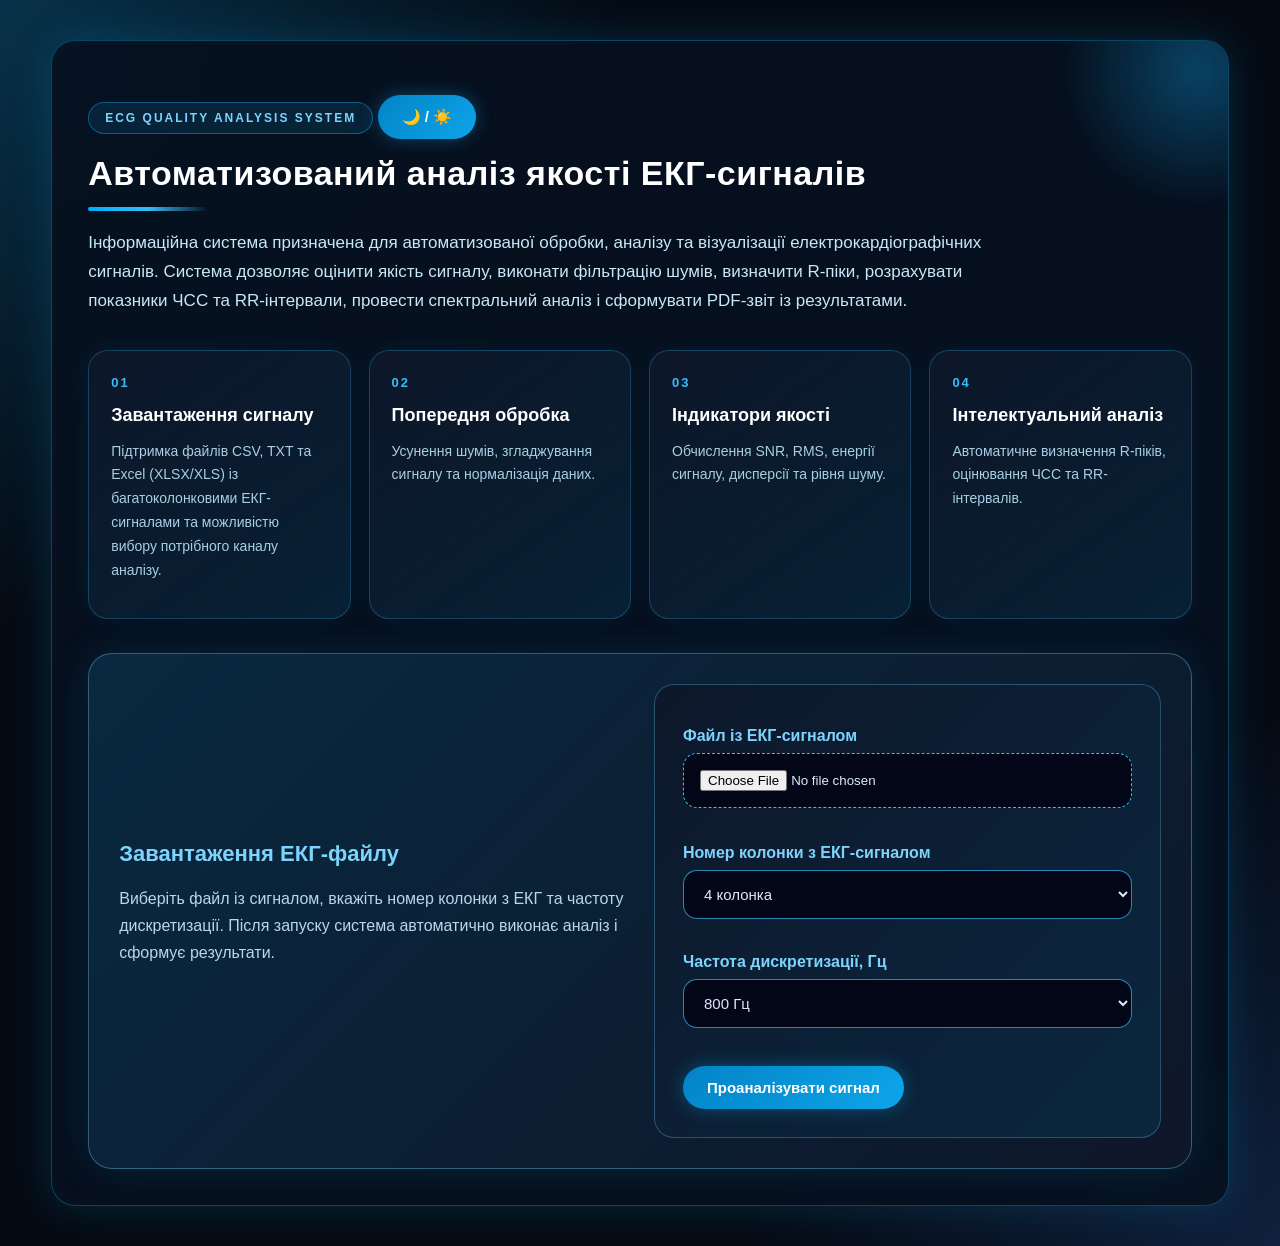
<file: templates/index.html>
<!DOCTYPE html>
<html lang="uk">
<head>
    <meta charset="UTF-8">
    <title>ECG Quality System</title>
    <link rel="stylesheet" href="/static/style.css">
</head>
<script>
function toggleTheme() {
    document.body.classList.toggle("light-mode");
}
</script>
<body>

<div class="container hero">

    <div class="hero-badge">
        ECG QUALITY ANALYSIS SYSTEM
    </div>
<button class="theme-toggle" onclick="toggleTheme()">
    🌙 / ☀️
</button>
    <h1>
        Автоматизований аналіз якості ЕКГ-сигналів
    </h1>

    <p class="hero-text">
        Інформаційна система призначена для автоматизованої обробки,
        аналізу та візуалізації електрокардіографічних сигналів.
        Система дозволяє оцінити якість сигналу, виконати
        фільтрацію шумів, визначити R-піки, розрахувати
        показники ЧСС та RR-інтервали, провести спектральний
        аналіз і сформувати PDF-звіт із результатами.
    </p>

    <div class="feature-grid">

        <div class="feature-card">
            <span>01</span>
            <h3>Завантаження сигналу</h3>
            <p>
    Підтримка файлів CSV, TXT та Excel (XLSX/XLS)
    із багатоколонковими ЕКГ-сигналами та можливістю
    вибору потрібного каналу аналізу.
</p>
        </div>

        <div class="feature-card">
            <span>02</span>
            <h3>Попередня обробка</h3>
            <p>
                Усунення шумів, згладжування сигналу та
                нормалізація даних.
            </p>
        </div>

        <div class="feature-card">
            <span>03</span>
            <h3>Індикатори якості</h3>
            <p>
                Обчислення SNR, RMS, енергії сигналу,
                дисперсії та рівня шуму.
            </p>
        </div>

        <div class="feature-card">
            <span>04</span>
            <h3>Інтелектуальний аналіз</h3>
            <p>
                Автоматичне визначення R-піків,
                оцінювання ЧСС та RR-інтервалів.
            </p>
        </div>

    </div>

    <div class="upload-panel">

        <div>
            <h2>Завантаження ЕКГ-файлу</h2>

            <p>
                Виберіть файл із сигналом, вкажіть номер колонки з ЕКГ
                та частоту дискретизації. Після запуску система автоматично
                виконає аналіз і сформує результати.
            </p>
        </div>

        <form action="/analyze" method="post" enctype="multipart/form-data">

            <label class="input-label">
                Файл із ЕКГ-сигналом
            </label>

            <input
                type="file"
                name="file"
                accept=".csv,.txt,.xlsx,.xls"
                required
            >

            <label class="input-label">
                Номер колонки з ЕКГ-сигналом
            </label>

            <select name="ecg_column" required>
                <option value="0">1 колонка</option>
                <option value="1">2 колонка</option>
                <option value="2">3 колонка</option>
                <option value="3" selected>4 колонка</option>
            </select>

            <label class="input-label">
                Частота дискретизації, Гц
            </label>

            <select name="sampling_rate" required>

    <option value="125">125 Гц</option>
    <option value="250">250 Гц</option>
    <option value="360">360 Гц</option>
    <option value="500">500 Гц</option>
    <option value="800" selected>800 Гц</option>
    <option value="1000">1000 Гц</option>
    <option value="2000">2000 Гц</option>

</select>

            <button type="submit" onclick="showLoader()">
                Проаналізувати сигнал
            </button>

        </form>

    </div>

</div>

<div id="loader" class="loader-overlay">
    <div class="loader-box">
        <div class="spinner"></div>
        <h2>Виконується аналіз сигналу...</h2>
        <p>Система обробляє ЕКГ, визначає метрики якості та готує результати.</p>
    </div>
</div>

<script>
    function showLoader() {
        const fileInput = document.querySelector('input[type="file"]');

        if (fileInput.files.length > 0) {
            document.getElementById("loader").style.display = "flex";
        }
    }
</script>

</body>
</html>
</file>
<file: static/style.css>
* {
    box-sizing: border-box;
}

body {
    margin: 0;
    font-family: "Segoe UI", Arial, sans-serif;
    background:
        radial-gradient(circle at top left, rgba(14, 165, 233, 0.25), transparent 35%),
        radial-gradient(circle at bottom right, rgba(59, 130, 246, 0.18), transparent 30%),
        #050b14;
    color: #e5f4ff;
    min-height: 100vh;
}

.container {
    width: 92%;
    max-width: 1200px;
    margin: 40px auto;
    background: rgba(7, 17, 31, 0.92);
    border: 1px solid rgba(14, 165, 233, 0.35);
    border-radius: 24px;
    padding: 36px;
    box-shadow:
        0 0 40px rgba(14, 165, 233, 0.18),
        inset 0 0 30px rgba(255, 255, 255, 0.02);
    backdrop-filter: blur(14px);
}

h1 {
    font-size: 34px;
    margin: 0 0 18px;
    color: #ffffff;
    letter-spacing: 0.5px;
}

h1::after {
    content: "";
    display: block;
    width: 120px;
    height: 4px;
    margin-top: 14px;
    background: linear-gradient(90deg, #00aeff, #38bdf8, transparent);
    border-radius: 20px;
}

h2 {
    color: #7dd3fc;
    margin-top: 34px;
    font-size: 22px;
}

p {
    color: #b9d7ea;
    line-height: 1.7;
}

form {
    margin-top: 32px;
    padding: 28px;
    border-radius: 20px;
    background: linear-gradient(135deg, rgba(15, 23, 42, 0.95), rgba(8, 47, 73, 0.65));
    border: 1px solid rgba(125, 211, 252, 0.28);
}

input[type="file"] {
    width: 100%;
    padding: 16px;
    border-radius: 14px;
    background: #020617;
    border: 1px dashed #38bdf8;
    color: #dbeafe;
    margin-bottom: 22px;
}

button,
.download-btn,
a {
    display: inline-block;
    border: none;
    background: linear-gradient(135deg, #0284c7, #0ea5e9);
    color: white;
    padding: 13px 24px;
    border-radius: 999px;
    cursor: pointer;
    font-size: 15px;
    font-weight: 600;
    text-decoration: none;
    margin-top: 18px;
    margin-right: 10px;
    box-shadow: 0 0 18px rgba(14, 165, 233, 0.35);
    transition: 0.25s;
}

button:hover,
.download-btn:hover,
a:hover {
    transform: translateY(-2px);
    box-shadow: 0 0 28px rgba(14, 165, 233, 0.65);
}

.conclusion {
    background: linear-gradient(135deg, rgba(8, 47, 73, 0.95), rgba(15, 23, 42, 0.95));
    border: 1px solid rgba(56, 189, 248, 0.45);
    border-left: 6px solid #0ea5e9;
    padding: 22px 26px;
    margin: 28px 0;
    border-radius: 18px;
    box-shadow: 0 0 24px rgba(14, 165, 233, 0.15);
}

.conclusion h2 {
    margin-top: 0;
    color: #38bdf8;
}

.conclusion p {
    color: #dbeafe;
}

.plot {
    margin-top: 30px;
}

.plot > div {
    border-radius: 18px;
    overflow: hidden;
    margin-bottom: 28px;
    border: 1px solid rgba(56, 189, 248, 0.25);
    box-shadow: 0 0 24px rgba(14, 165, 233, 0.12);
}

table {
    width: 100%;
    border-collapse: collapse;
    margin-top: 22px;
    overflow: hidden;
    border-radius: 18px;
    background: #020617;
    box-shadow: 0 0 24px rgba(14, 165, 233, 0.12);
}

table td {
    border: 1px solid rgba(148, 163, 184, 0.18);
    padding: 14px 16px;
    color: #dbeafe;
}

table tr:nth-child(even) {
    background: rgba(15, 23, 42, 0.95);
}

table tr:nth-child(odd) {
    background: rgba(8, 47, 73, 0.45);
}

table td:first-child {
    color: #7dd3fc;
    font-weight: 600;
}

@media (max-width: 700px) {
    .container {
        padding: 22px;
        margin: 20px auto;
    }

    h1 {
        font-size: 26px;
    }

    table td {
        font-size: 13px;
        padding: 10px;
    }
}

.hero {
    position: relative;
    overflow: hidden;
}

.hero::before {
    content: "";
    position: absolute;
    top: -120px;
    right: -120px;
    width: 300px;
    height: 300px;
    background: radial-gradient(circle, rgba(14,165,233,0.35), transparent 65%);
    filter: blur(8px);
}

.hero-badge {
    display: inline-block;
    padding: 8px 16px;
    margin-bottom: 20px;
    border-radius: 999px;
    background: rgba(14, 165, 233, 0.12);
    border: 1px solid rgba(14, 165, 233, 0.45);
    color: #7dd3fc;
    font-size: 12px;
    letter-spacing: 2px;
    font-weight: 700;
}

.hero-text {
    max-width: 900px;
    font-size: 17px;
    color: #c7e8f8;
}

.feature-grid {
    display: grid;
    grid-template-columns: repeat(4, 1fr);
    gap: 18px;
    margin: 34px 0;
}

.feature-card {
    background: linear-gradient(145deg, rgba(15,23,42,0.95), rgba(8,47,73,0.55));
    border: 1px solid rgba(56,189,248,0.25);
    border-radius: 20px;
    padding: 22px;
    min-height: 190px;
    box-shadow: 0 0 24px rgba(14,165,233,0.08);
}

.feature-card span {
    color: #38bdf8;
    font-size: 13px;
    font-weight: 800;
    letter-spacing: 2px;
}

.feature-card h3 {
    color: #ffffff;
    margin: 14px 0 10px;
    font-size: 18px;
}

.feature-card p {
    font-size: 14px;
    color: #a8cfe3;
}

.upload-panel {
    display: grid;
    grid-template-columns: 1fr 1fr;
    gap: 28px;
    align-items: center;
    margin-top: 34px;
    padding: 30px;
    border-radius: 24px;
    background:
        linear-gradient(135deg, rgba(14,165,233,0.16), rgba(15,23,42,0.95)),
        #07111f;
    border: 1px solid rgba(125,211,252,0.35);
    box-shadow: 0 0 40px rgba(14,165,233,0.14);
}

.upload-panel h2 {
    margin-top: 0;
}

.upload-panel form {
    margin-top: 0;
}

@media (max-width: 950px) {
    .feature-grid {
        grid-template-columns: repeat(2, 1fr);
    }

    .upload-panel {
        grid-template-columns: 1fr;
    }
}

@media (max-width: 560px) {
    .feature-grid {
        grid-template-columns: 1fr;
    }
}

.dashboard {
    display: flex;
    flex-direction: column;
    gap: 24px;
}

.dashboard-frame {
    background:
        linear-gradient(145deg, rgba(15, 23, 42, 0.96), rgba(8, 47, 73, 0.58));
    border: 1px solid rgba(56, 189, 248, 0.28);
    border-radius: 24px;
    padding: 26px;
    box-shadow:
        0 0 28px rgba(14, 165, 233, 0.12),
        inset 0 0 22px rgba(255, 255, 255, 0.02);
}

.dashboard-frame h2 {
    margin-top: 0;
    padding-bottom: 12px;
    border-bottom: 1px solid rgba(56, 189, 248, 0.22);
}

.conclusion-frame {
    border-left: 6px solid #0ea5e9;
}

.graph-frame {
    padding: 20px;
}

.actions {
    display: flex;
    flex-wrap: wrap;
    gap: 12px;
}

.input-label {
    display: block;
    margin: 14px 0 8px;
    color: #7dd3fc;
    font-weight: 600;
}

select {
    width: 100%;
    padding: 14px 16px;
    border-radius: 14px;
    background: #020617;
    border: 1px solid rgba(56, 189, 248, 0.7);
    color: #dbeafe;
    margin-bottom: 20px;
    font-size: 15px;
}

.loader-overlay {
    display: none;
    position: fixed;
    inset: 0;
    background: rgba(2, 6, 23, 0.88);
    backdrop-filter: blur(10px);
    z-index: 9999;
    align-items: center;
    justify-content: center;
}

.loader-box {
    width: 420px;
    max-width: 90%;
    padding: 36px;
    border-radius: 26px;
    background: linear-gradient(145deg, rgba(15,23,42,0.98), rgba(8,47,73,0.9));
    border: 1px solid rgba(56,189,248,0.45);
    box-shadow:
        0 0 50px rgba(14,165,233,0.35),
        inset 0 0 30px rgba(255,255,255,0.03);
    text-align: center;
}

.spinner {
    width: 72px;
    height: 72px;
    margin: 0 auto 22px;
    border-radius: 50%;
    border: 4px solid rgba(125,211,252,0.18);
    border-top-color: #38bdf8;
    border-right-color: #0ea5e9;
    animation: spin 0.9s linear infinite;
    box-shadow: 0 0 28px rgba(14,165,233,0.55);
}

.loader-box h2 {
    margin-top: 0;
    color: #e0f2fe;
}

.loader-box p {
    color: #a8cfe3;
    font-size: 14px;
}

@keyframes spin {
    to {
        transform: rotate(360deg);
    }
}

.tab-content {
    display: none !important;
}

.tab-content.active {
    display: block !important;
}
.plot {
    display: flex;
    flex-direction: column;
    align-items: center;
    gap: 28px;
}

.plot > div {
    width: 100%;
    max-width: 980px;
    margin: 0 auto;
    border-radius: 22px;
    overflow: hidden;
    box-shadow:
        0 0 28px rgba(14,165,233,0.16),
        inset 0 0 12px rgba(255,255,255,0.02);
}
.js-plotly-plot {
    margin: 0 auto !important;
}

.tab-content {
    text-align: center;
}

.tab-content .js-plotly-plot,
.tab-content .plotly-graph-div {
    margin-left: auto !important;
    margin-right: auto !important;
}

.tab-content > div {
    margin-left: auto !important;
    margin-right: auto !important;
}
input[type="number"] {
    width: 100%;
    padding: 14px 16px;
    border-radius: 14px;
    background: #020617;
    border: 1px solid rgba(56, 189, 248, 0.7);
    color: #dbeafe;
    margin-bottom: 20px;
    font-size: 15px;
}

body.light-mode {
    background:
        radial-gradient(circle at top left, rgba(14, 165, 233, 0.16), transparent 35%),
        radial-gradient(circle at bottom right, rgba(59, 130, 246, 0.12), transparent 30%),
        #f5f9ff;
    color: #0f172a;
}

body.light-mode .container {
    background: rgba(255, 255, 255, 0.96);
    border: 1px solid #bfdbfe;
    box-shadow: 0 12px 40px rgba(30, 64, 175, 0.14);
}

body.light-mode h1,
body.light-mode h2,
body.light-mode h3 {
    color: #0f172a;
}

body.light-mode p,
body.light-mode .hero-text {
    color: #334155;
}

body.light-mode .hero-badge {
    background: #e0f2fe;
    border: 1px solid #38bdf8;
    color: #0369a1;
}

body.light-mode .feature-card,
body.light-mode .upload-panel,
body.light-mode .dashboard-frame,
body.light-mode .conclusion {
    background: linear-gradient(145deg, #ffffff, #eff6ff);
    color: #0f172a;
    border: 1px solid #bfdbfe;
    box-shadow: 0 10px 28px rgba(59, 130, 246, 0.12);
}

body.light-mode .feature-card span,
body.light-mode table td:first-child,
body.light-mode .input-label {
    color: #0284c7;
}

body.light-mode input,
body.light-mode select,
body.light-mode input[type="file"],
body.light-mode input[type="number"] {
    background: #ffffff;
    color: #0f172a;
    border: 1px solid #38bdf8;
}

body.light-mode table {
    background: #ffffff;
}

body.light-mode table td {
    color: #0f172a;
    border: 1px solid #dbeafe;
}

body.light-mode table tr:nth-child(even) {
    background: #eff6ff;
}

body.light-mode table tr:nth-child(odd) {
    background: #ffffff;
}

body.light-mode .tab-btn {
    background: #ffffff;
    color: #0369a1;
    border: 1px solid #7dd3fc;
}

body.light-mode .tab-btn.active {
    background: linear-gradient(135deg, #0284c7, #38bdf8);
    color: white;
}

body.light-mode .actions a,
body.light-mode .download-btn {
    color: white;
}
</file>
